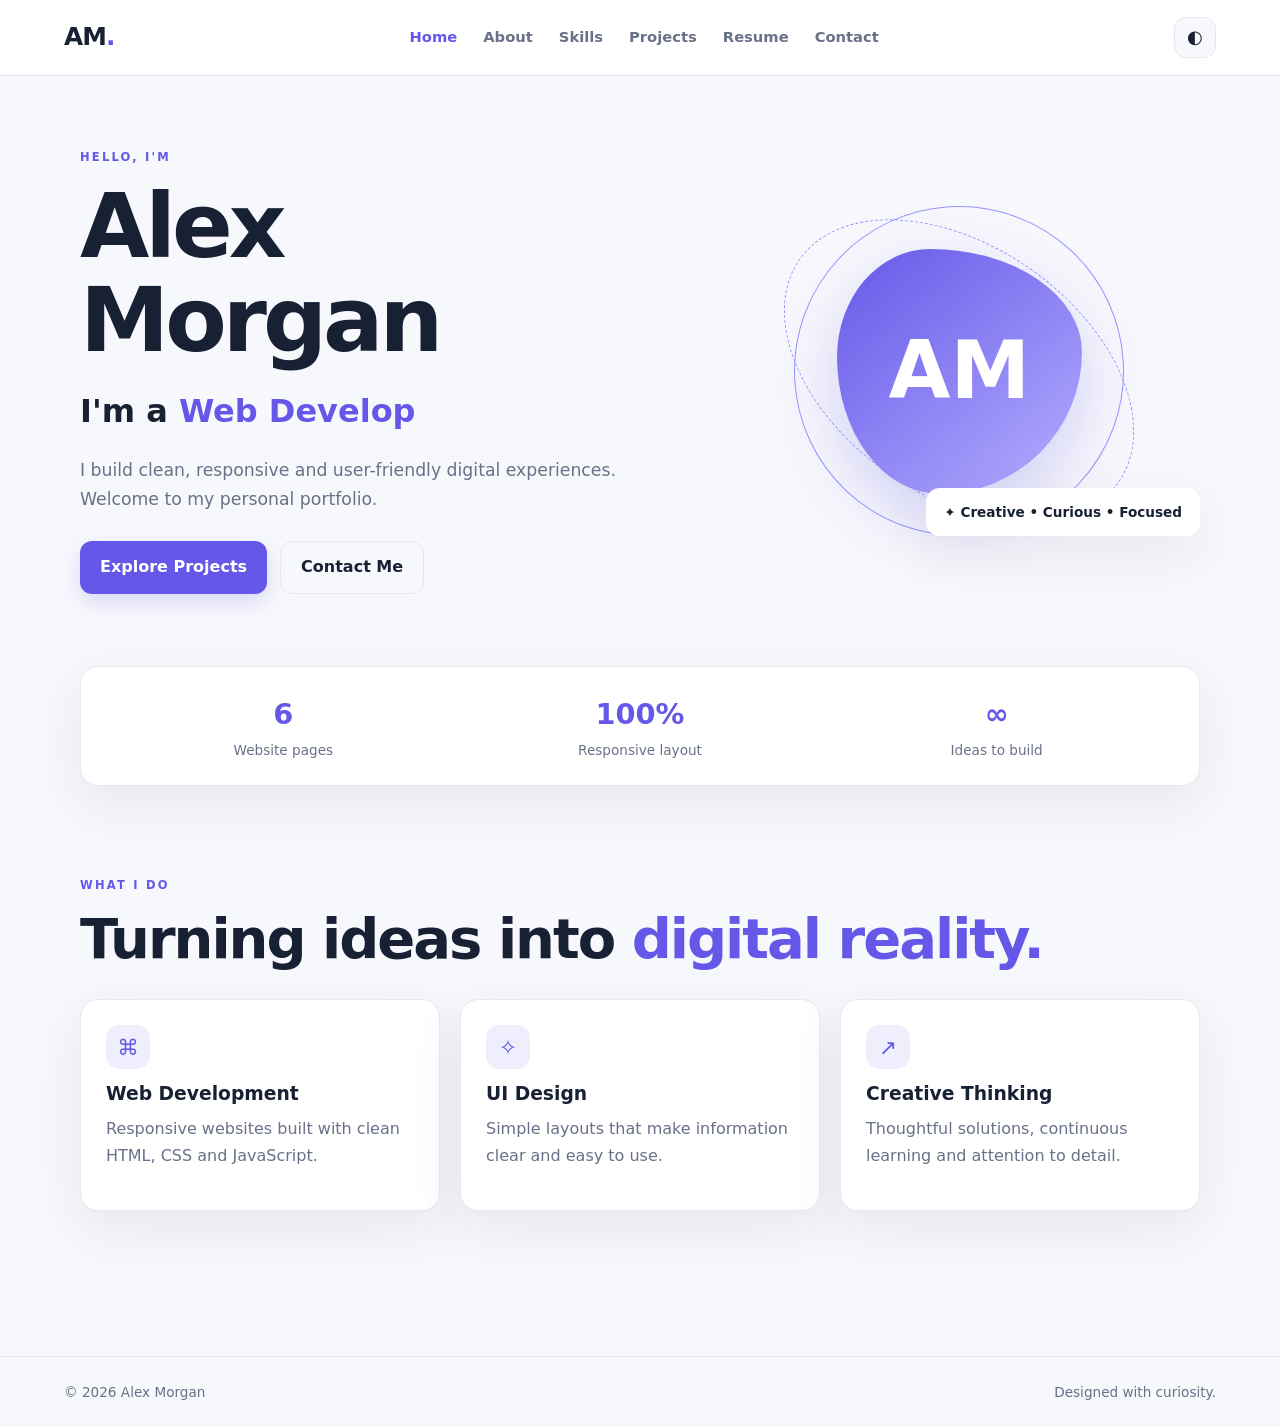
<file: index.html>
<!DOCTYPE html>
<html lang="en">
<head>
  <meta charset="UTF-8"><meta name="viewport" content="width=device-width, initial-scale=1.0">
  <meta name="description" content="Personal portfolio website"><title>Alex Morgan | Portfolio</title>
  <link rel="stylesheet" href="style.css"><script src="script.js" defer></script>
</head>
<body>
<header class="site-header"><a class="logo" href="index.html">AM<span>.</span></a>
<button class="menu-toggle" aria-label="Open navigation" aria-expanded="false">☰</button>
<nav class="nav"><a class="active" href="index.html">Home</a><a href="about.html">About</a><a href="skills.html">Skills</a><a href="projects.html">Projects</a><a href="resume.html">Resume</a><a href="contact.html">Contact</a></nav>
<button class="theme-toggle" aria-label="Toggle dark mode">◐</button></header>
<main>
<section class="hero container"><div class="hero-copy"><p class="eyebrow">HELLO, I'M</p><h1>Alex Morgan</h1><h2>I'm a <span class="typing" data-words="Web Developer,UI Designer,Problem Solver">Web Developer</span></h2>
<p class="lead">I build clean, responsive and user-friendly digital experiences. Welcome to my personal portfolio.</p>
<div class="actions"><a class="btn" href="projects.html">Explore Projects</a><a class="btn btn-outline" href="contact.html">Contact Me</a></div></div>
<div class="hero-art"><div class="avatar">AM</div><span class="orbit orbit-one"></span><span class="orbit orbit-two"></span><div class="floating-card">✦ Creative • Curious • Focused</div></div></section>
<section class="container intro-strip"><div><strong>6</strong><span>Website pages</span></div><div><strong>100%</strong><span>Responsive layout</span></div><div><strong>∞</strong><span>Ideas to build</span></div></section>
<section class="container section"><p class="eyebrow">WHAT I DO</p><h2 class="section-title">Turning ideas into <span class="accent">digital reality.</span></h2><div class="cards three"><article class="card"><div class="icon">⌘</div><h3>Web Development</h3><p>Responsive websites built with clean HTML, CSS and JavaScript.</p></article><article class="card"><div class="icon">✧</div><h3>UI Design</h3><p>Simple layouts that make information clear and easy to use.</p></article><article class="card"><div class="icon">↗</div><h3>Creative Thinking</h3><p>Thoughtful solutions, continuous learning and attention to detail.</p></article></div></section>
</main><footer class="footer"><span>© <span data-year></span> Alex Morgan</span><span>Designed with curiosity.</span></footer>
</body></html>
</file>
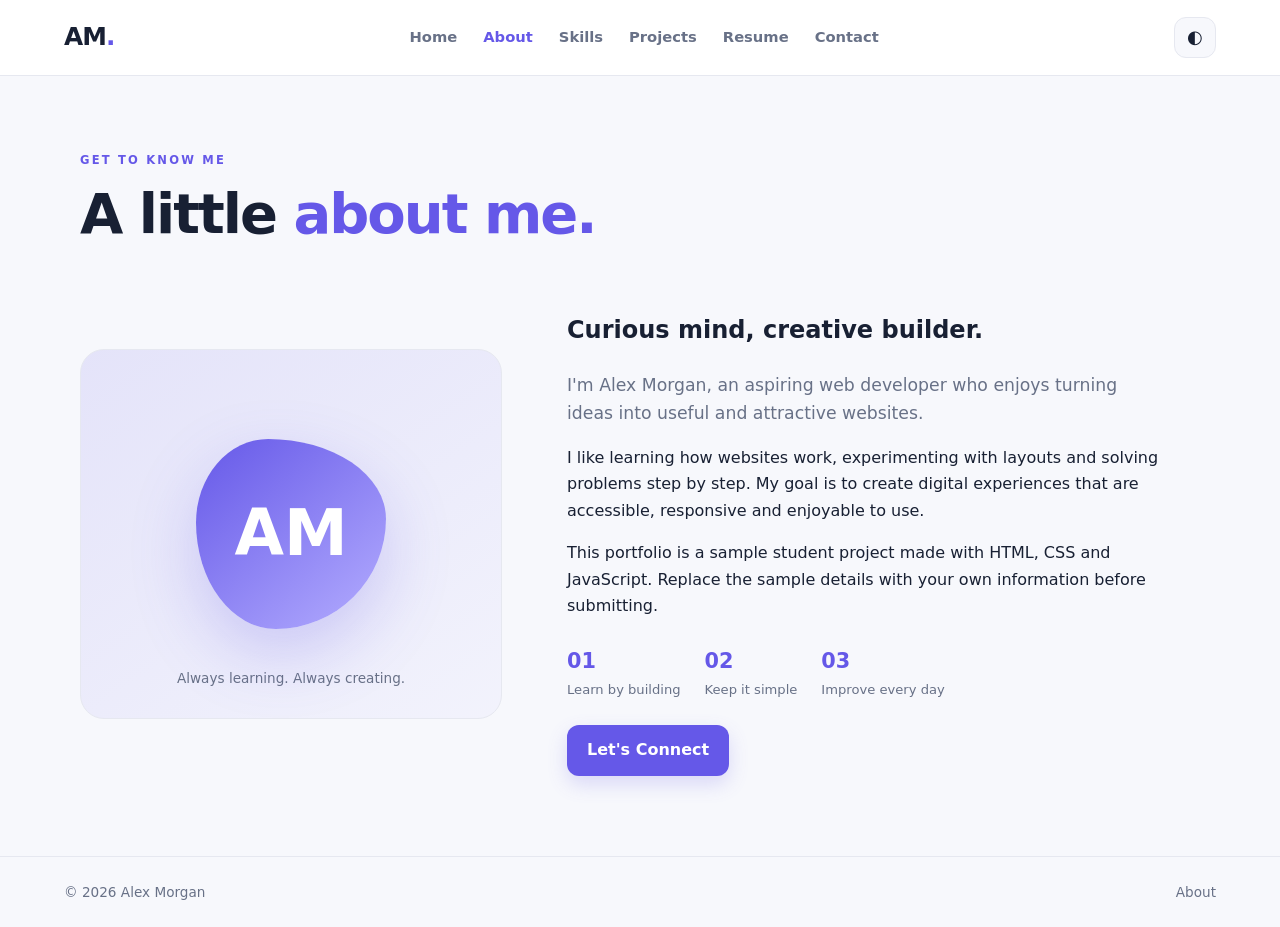
<file: about.html>
<!DOCTYPE html><html lang="en"><head><meta charset="UTF-8"><meta name="viewport" content="width=device-width, initial-scale=1.0"><title>About | Alex Morgan</title><link rel="stylesheet" href="style.css"><script src="script.js" defer></script></head><body>
<header class="site-header"><a class="logo" href="index.html">AM<span>.</span></a><button class="menu-toggle" aria-label="Open navigation" aria-expanded="false">☰</button><nav class="nav"><a href="index.html">Home</a><a class="active" href="about.html">About</a><a href="skills.html">Skills</a><a href="projects.html">Projects</a><a href="resume.html">Resume</a><a href="contact.html">Contact</a></nav><button class="theme-toggle" aria-label="Toggle dark mode">◐</button></header>
<main class="container page"><p class="eyebrow">GET TO KNOW ME</p><h1 class="page-title">A little <span class="accent">about me.</span></h1><div class="about-grid"><div class="about-visual"><div class="profile-placeholder">AM</div><p class="visual-caption">Always learning. Always creating.</p></div><div><h2>Curious mind, creative builder.</h2><p class="lead">I'm Alex Morgan, an aspiring web developer who enjoys turning ideas into useful and attractive websites.</p><p>I like learning how websites work, experimenting with layouts and solving problems step by step. My goal is to create digital experiences that are accessible, responsive and enjoyable to use.</p><p>This portfolio is a sample student project made with HTML, CSS and JavaScript. Replace the sample details with your own information before submitting.</p><div class="facts"><div><strong>01</strong><span>Learn by building</span></div><div><strong>02</strong><span>Keep it simple</span></div><div><strong>03</strong><span>Improve every day</span></div></div><a class="btn" href="contact.html">Let's Connect</a></div></div></main><footer class="footer"><span>© <span data-year></span> Alex Morgan</span><span>About</span></footer></body></html>
</file>
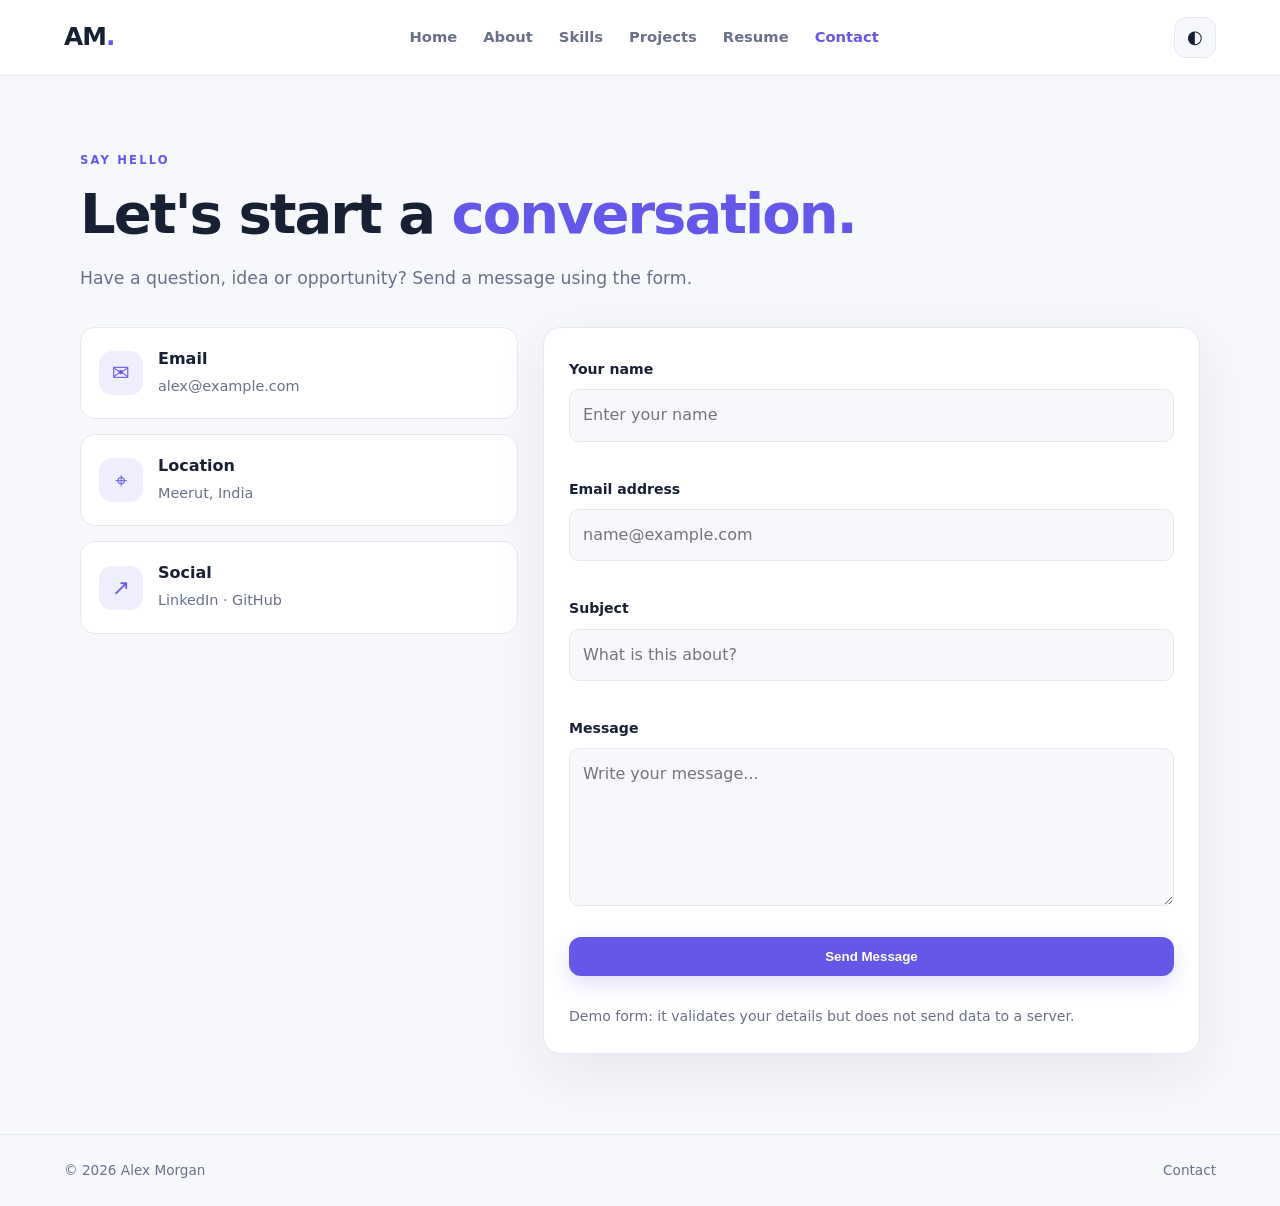
<file: contact.html>
<!DOCTYPE html><html lang="en"><head><meta charset="UTF-8"><meta name="viewport" content="width=device-width, initial-scale=1.0"><title>Contact | Alex Morgan</title><link rel="stylesheet" href="style.css"><script src="script.js" defer></script></head><body>
<header class="site-header"><a class="logo" href="index.html">AM<span>.</span></a><button class="menu-toggle" aria-label="Open navigation" aria-expanded="false">☰</button><nav class="nav"><a href="index.html">Home</a><a href="about.html">About</a><a href="skills.html">Skills</a><a href="projects.html">Projects</a><a href="resume.html">Resume</a><a class="active" href="contact.html">Contact</a></nav><button class="theme-toggle" aria-label="Toggle dark mode">◐</button></header>
<main class="container page"><p class="eyebrow">SAY HELLO</p><h1 class="page-title">Let's start a <span class="accent">conversation.</span></h1><p class="lead narrow">Have a question, idea or opportunity? Send a message using the form.</p>
<div class="contact-layout"><section class="contact-info"><div class="contact-card"><span class="icon">✉</span><div><h3>Email</h3><p>alex@example.com</p></div></div><div class="contact-card"><span class="icon">⌖</span><div><h3>Location</h3><p>Meerut, India</p></div></div><div class="contact-card"><span class="icon">↗</span><div><h3>Social</h3><p>LinkedIn · GitHub</p></div></div></section>
<form class="card contact-form" id="contactForm" novalidate><label for="name">Your name</label><input id="name" name="name" type="text" placeholder="Enter your name" required minlength="2"><small class="error"></small>
<label for="email">Email address</label><input id="email" name="email" type="email" placeholder="name@example.com" required><small class="error"></small>
<label for="subject">Subject</label><input id="subject" name="subject" type="text" placeholder="What is this about?" required><small class="error"></small>
<label for="message">Message</label><textarea id="message" name="message" rows="5" placeholder="Write your message..." required minlength="10"></textarea><small class="error"></small>
<button class="btn" type="submit">Send Message</button><p class="form-status" aria-live="polite"></p><p class="muted form-note">Demo form: it validates your details but does not send data to a server.</p></form></div></main><footer class="footer"><span>© <span data-year></span> Alex Morgan</span><span>Contact</span></footer></body></html>
</file>
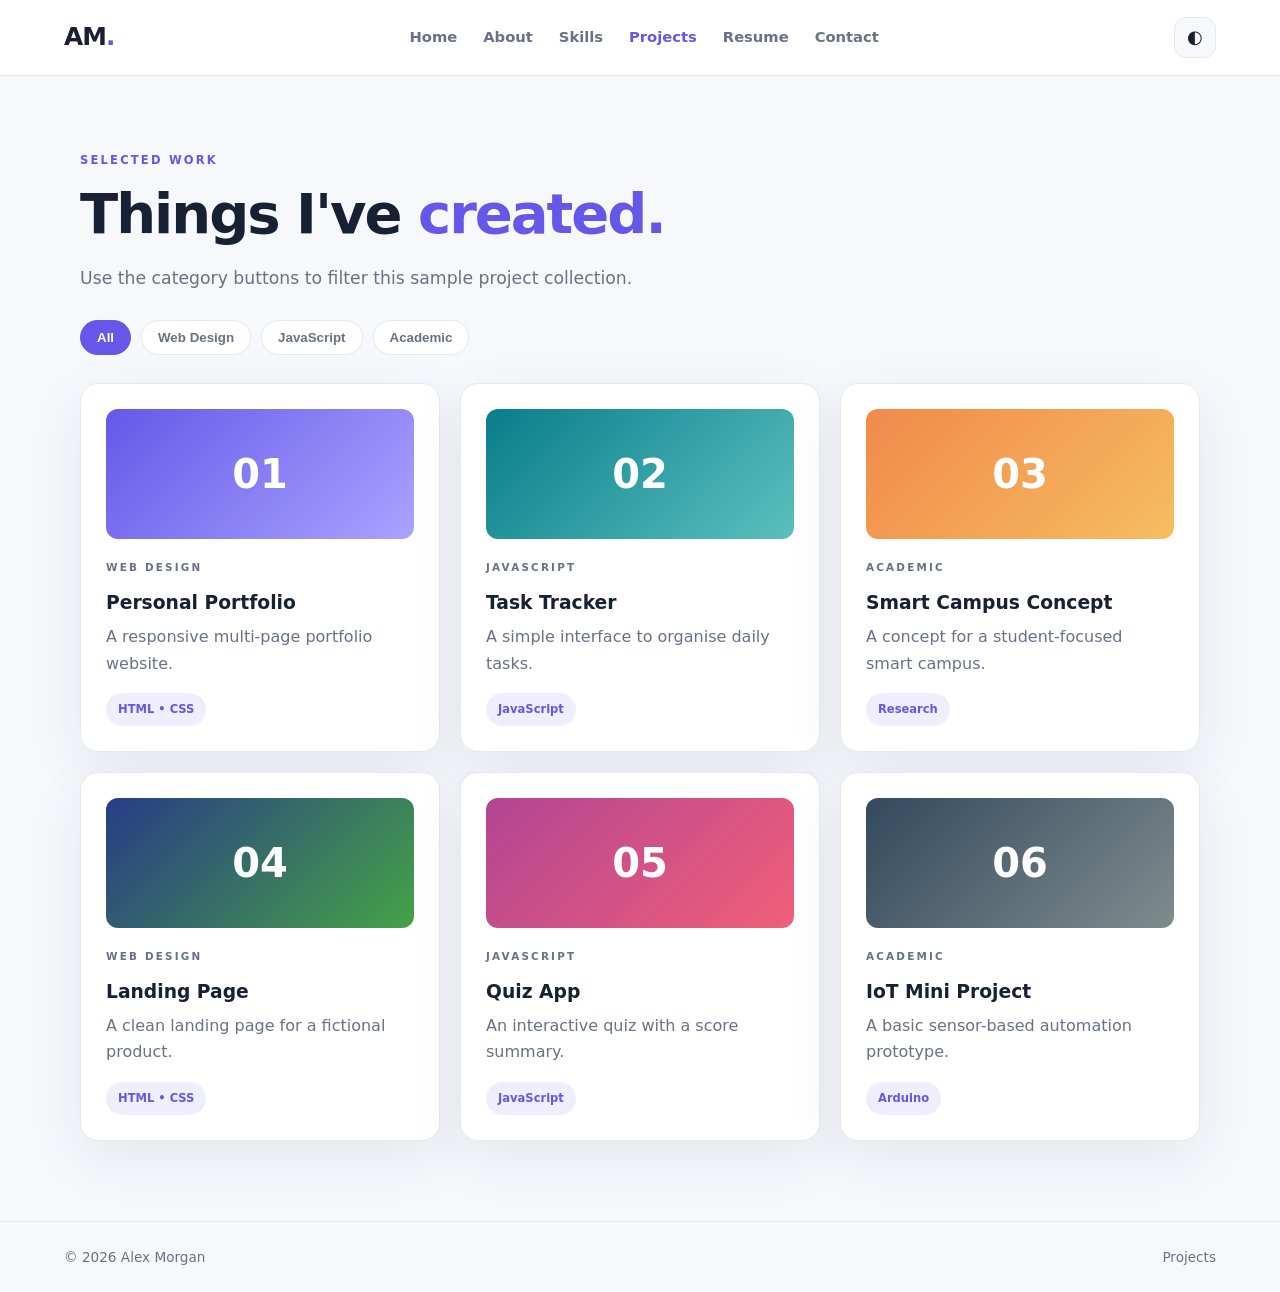
<file: projects.html>
<!DOCTYPE html><html lang="en"><head><meta charset="UTF-8"><meta name="viewport" content="width=device-width, initial-scale=1.0"><title>Projects | Alex Morgan</title><link rel="stylesheet" href="style.css"><script src="script.js" defer></script></head><body>
<header class="site-header"><a class="logo" href="index.html">AM<span>.</span></a><button class="menu-toggle" aria-label="Open navigation" aria-expanded="false">☰</button><nav class="nav"><a href="index.html">Home</a><a href="about.html">About</a><a href="skills.html">Skills</a><a class="active" href="projects.html">Projects</a><a href="resume.html">Resume</a><a href="contact.html">Contact</a></nav><button class="theme-toggle" aria-label="Toggle dark mode">◐</button></header>
<main class="container page"><p class="eyebrow">SELECTED WORK</p><h1 class="page-title">Things I've <span class="accent">created.</span></h1><p class="lead narrow">Use the category buttons to filter this sample project collection.</p>
<div class="filters" role="group" aria-label="Filter projects"><button class="filter active" data-filter="all">All</button><button class="filter" data-filter="web">Web Design</button><button class="filter" data-filter="javascript">JavaScript</button><button class="filter" data-filter="academic">Academic</button></div>
<div class="cards three project-grid">
<article class="card project-card" data-category="web"><div class="project-art art-one">01</div><p class="eyebrow">WEB DESIGN</p><h3>Personal Portfolio</h3><p>A responsive multi-page portfolio website.</p><span class="small-tag">HTML • CSS</span></article>
<article class="card project-card" data-category="javascript"><div class="project-art art-two">02</div><p class="eyebrow">JAVASCRIPT</p><h3>Task Tracker</h3><p>A simple interface to organise daily tasks.</p><span class="small-tag">JavaScript</span></article>
<article class="card project-card" data-category="academic"><div class="project-art art-three">03</div><p class="eyebrow">ACADEMIC</p><h3>Smart Campus Concept</h3><p>A concept for a student-focused smart campus.</p><span class="small-tag">Research</span></article>
<article class="card project-card" data-category="web"><div class="project-art art-four">04</div><p class="eyebrow">WEB DESIGN</p><h3>Landing Page</h3><p>A clean landing page for a fictional product.</p><span class="small-tag">HTML • CSS</span></article>
<article class="card project-card" data-category="javascript"><div class="project-art art-five">05</div><p class="eyebrow">JAVASCRIPT</p><h3>Quiz App</h3><p>An interactive quiz with a score summary.</p><span class="small-tag">JavaScript</span></article>
<article class="card project-card" data-category="academic"><div class="project-art art-six">06</div><p class="eyebrow">ACADEMIC</p><h3>IoT Mini Project</h3><p>A basic sensor-based automation prototype.</p><span class="small-tag">Arduino</span></article>
</div><p class="empty-state" hidden>No projects in this category yet.</p></main><footer class="footer"><span>© <span data-year></span> Alex Morgan</span><span>Projects</span></footer></body></html>
</file>
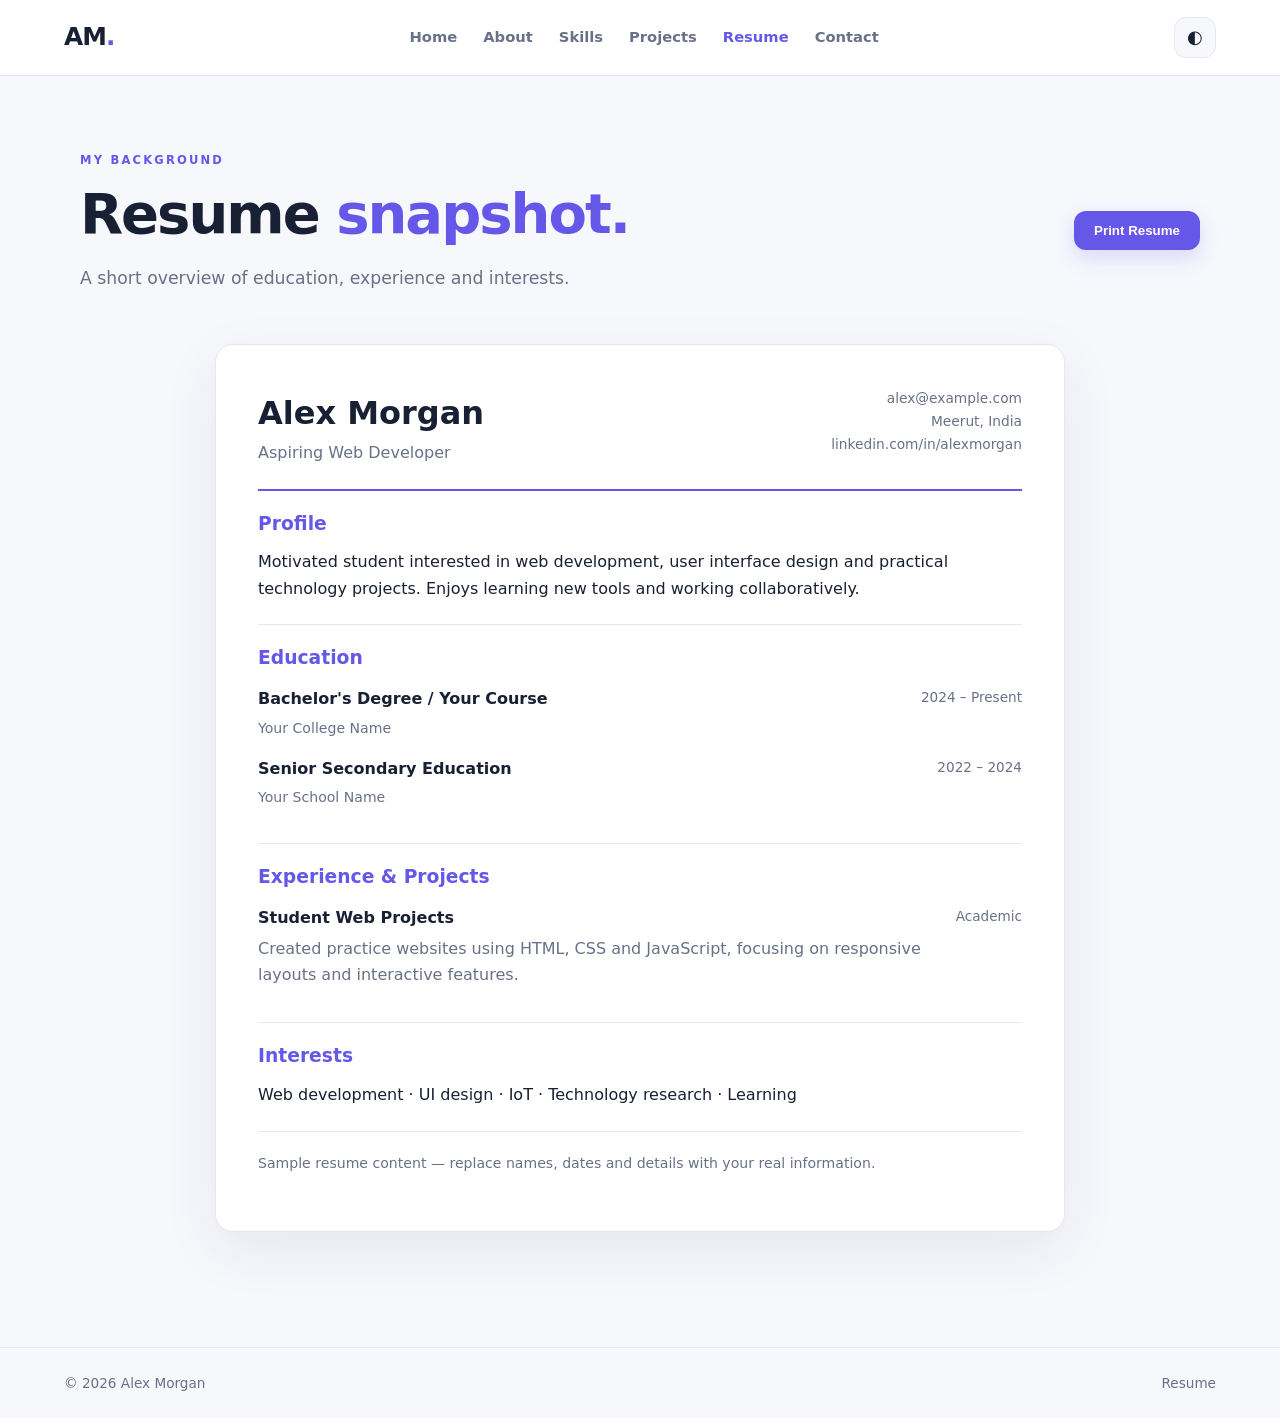
<file: resume.html>
<!DOCTYPE html><html lang="en"><head><meta charset="UTF-8"><meta name="viewport" content="width=device-width, initial-scale=1.0"><title>Resume | Alex Morgan</title><link rel="stylesheet" href="style.css"><script src="script.js" defer></script></head><body>
<header class="site-header"><a class="logo" href="index.html">AM<span>.</span></a><button class="menu-toggle" aria-label="Open navigation" aria-expanded="false">☰</button><nav class="nav"><a href="index.html">Home</a><a href="about.html">About</a><a href="skills.html">Skills</a><a href="projects.html">Projects</a><a class="active" href="resume.html">Resume</a><a href="contact.html">Contact</a></nav><button class="theme-toggle" aria-label="Toggle dark mode">◐</button></header>
<main class="container page"><div class="resume-heading"><div><p class="eyebrow">MY BACKGROUND</p><h1 class="page-title">Resume <span class="accent">snapshot.</span></h1><p class="lead narrow">A short overview of education, experience and interests.</p></div><button class="btn" onclick="window.print()">Print Resume</button></div>
<div class="resume-sheet"><div class="resume-top"><div><h2>Alex Morgan</h2><p>Aspiring Web Developer</p></div><div class="resume-contact">alex@example.com<br>Meerut, India<br>linkedin.com/in/alexmorgan</div></div>
<section class="resume-section"><h3>Profile</h3><p>Motivated student interested in web development, user interface design and practical technology projects. Enjoys learning new tools and working collaboratively.</p></section>
<section class="resume-section"><h3>Education</h3><div class="timeline-item"><div><strong>Bachelor's Degree / Your Course</strong><p class="muted">Your College Name</p></div><span>2024 – Present</span></div><div class="timeline-item"><div><strong>Senior Secondary Education</strong><p class="muted">Your School Name</p></div><span>2022 – 2024</span></div></section>
<section class="resume-section"><h3>Experience & Projects</h3><div class="timeline-item"><div><strong>Student Web Projects</strong><p>Created practice websites using HTML, CSS and JavaScript, focusing on responsive layouts and interactive features.</p></div><span>Academic</span></div></section>
<section class="resume-section"><h3>Interests</h3><p>Web development · UI design · IoT · Technology research · Learning</p></section>
<p class="muted resume-note">Sample resume content — replace names, dates and details with your real information.</p></div></main><footer class="footer"><span>© <span data-year></span> Alex Morgan</span><span>Resume</span></footer></body></html>
</file>
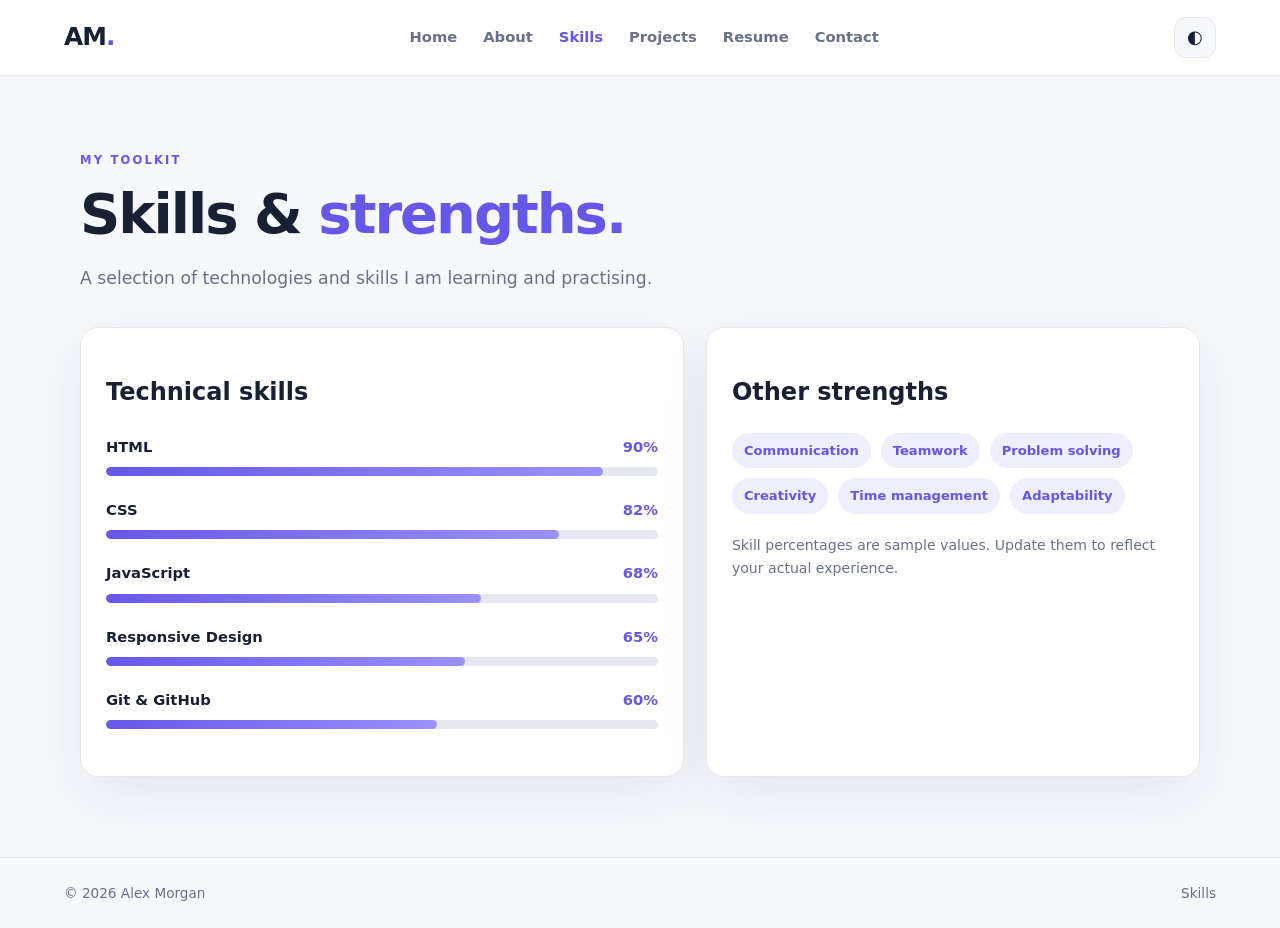
<file: skills.html>
<!DOCTYPE html><html lang="en"><head><meta charset="UTF-8"><meta name="viewport" content="width=device-width, initial-scale=1.0"><title>Skills | Alex Morgan</title><link rel="stylesheet" href="style.css"><script src="script.js" defer></script></head><body>
<header class="site-header"><a class="logo" href="index.html">AM<span>.</span></a><button class="menu-toggle" aria-label="Open navigation" aria-expanded="false">☰</button><nav class="nav"><a href="index.html">Home</a><a href="about.html">About</a><a class="active" href="skills.html">Skills</a><a href="projects.html">Projects</a><a href="resume.html">Resume</a><a href="contact.html">Contact</a></nav><button class="theme-toggle" aria-label="Toggle dark mode">◐</button></header>
<main class="container page"><p class="eyebrow">MY TOOLKIT</p><h1 class="page-title">Skills & <span class="accent">strengths.</span></h1><p class="lead narrow">A selection of technologies and skills I am learning and practising.</p><div class="skills-layout"><section class="card skill-panel"><h2>Technical skills</h2>
<div class="skill" data-level="90"><div><span>HTML</span><b>90%</b></div><div class="track"><span></span></div></div>
<div class="skill" data-level="82"><div><span>CSS</span><b>82%</b></div><div class="track"><span></span></div></div>
<div class="skill" data-level="68"><div><span>JavaScript</span><b>68%</b></div><div class="track"><span></span></div></div>
<div class="skill" data-level="65"><div><span>Responsive Design</span><b>65%</b></div><div class="track"><span></span></div></div>
<div class="skill" data-level="60"><div><span>Git & GitHub</span><b>60%</b></div><div class="track"><span></span></div></div></section>
<section class="card"><h2>Other strengths</h2><div class="tag-list"><span>Communication</span><span>Teamwork</span><span>Problem solving</span><span>Creativity</span><span>Time management</span><span>Adaptability</span></div><p class="muted">Skill percentages are sample values. Update them to reflect your actual experience.</p></section></div></main><footer class="footer"><span>© <span data-year></span> Alex Morgan</span><span>Skills</span></footer></body></html>
</file>
<file: style.css>
:root{--bg:#f7f8fc;--surface:#fff;--text:#182033;--muted:#687187;--accent:#6558e8;--accent2:#9a91ff;--line:#e6e8f0;--shadow:0 18px 55px rgba(35,39,75,.08)}
*{box-sizing:border-box}html{scroll-behavior:smooth}body{margin:0;background:var(--bg);color:var(--text);font-family:Inter,ui-sans-serif,system-ui,-apple-system,Segoe UI,sans-serif;line-height:1.65;transition:background .25s,color .25s}body.dark{--bg:#111522;--surface:#1b2233;--text:#f2f4ff;--muted:#aab2c8;--line:#30384b;--shadow:0 18px 55px rgba(0,0,0,.22)}
a{color:inherit;text-decoration:none}.site-header{height:76px;display:flex;align-items:center;justify-content:space-between;padding:0 max(5vw,22px);background:var(--surface);border-bottom:1px solid var(--line);position:sticky;top:0;z-index:20}.logo{font-size:1.55rem;font-weight:850;letter-spacing:-1px}.logo span,.accent{color:var(--accent)}.nav{display:flex;align-items:center;gap:26px}.nav a{font-size:.92rem;color:var(--muted);font-weight:650;transition:.2s}.nav a:hover,.nav a.active{color:var(--accent)}.theme-toggle,.menu-toggle{border:1px solid var(--line);background:var(--bg);color:var(--text);border-radius:12px;padding:9px 12px;font-size:1.1rem;cursor:pointer}.menu-toggle{display:none}.container{width:min(1120px,90%);margin:auto}.hero{min-height:590px;display:grid;grid-template-columns:1.1fr .9fr;align-items:center;gap:50px;padding-top:55px;padding-bottom:55px}.eyebrow{font-size:.72rem;letter-spacing:2.2px;font-weight:800;color:var(--accent);margin:0 0 12px}.hero h1{font-size:clamp(3.2rem,7vw,5.8rem);letter-spacing:-4px;line-height:1.05;margin:0}.hero h2{font-size:clamp(1.3rem,3vw,2rem);margin:18px 0}.typing{color:var(--accent)}.lead{font-size:1.08rem;color:var(--muted);max-width:590px}.actions{display:flex;gap:13px;flex-wrap:wrap;margin-top:28px}.btn{display:inline-flex;justify-content:center;align-items:center;border:0;border-radius:12px;padding:12px 20px;background:var(--accent);color:white;font-weight:750;cursor:pointer;box-shadow:0 8px 20px rgba(101,88,232,.2);transition:transform .2s,filter .2s}.btn:hover{transform:translateY(-2px);filter:brightness(1.07)}.btn-outline{background:transparent;color:var(--text);border:1px solid var(--line);box-shadow:none}.hero-art{height:380px;position:relative;display:grid;place-items:center}.avatar,.profile-placeholder{width:245px;height:245px;border-radius:38% 62% 58% 42%/44% 42% 58% 56%;display:grid;place-items:center;font-size:5rem;font-weight:900;color:white;background:linear-gradient(140deg,#6558e8,#b4adff);box-shadow:0 25px 65px rgba(101,88,232,.25);z-index:2}.orbit{position:absolute;border:1px solid var(--accent2);border-radius:50%;width:330px;height:330px;transform:rotate(-25deg)}.orbit-two{width:390px;height:250px;transform:rotate(35deg);border-style:dashed}.floating-card{position:absolute;bottom:25px;right:0;background:var(--surface);padding:13px 18px;border-radius:14px;box-shadow:var(--shadow);font-size:.85rem;font-weight:700;z-index:3}.intro-strip{display:grid;grid-template-columns:repeat(3,1fr);background:var(--surface);border:1px solid var(--line);border-radius:18px;padding:24px;box-shadow:var(--shadow)}.intro-strip div{text-align:center;display:grid}.intro-strip strong{font-size:1.8rem;color:var(--accent)}.intro-strip span{font-size:.85rem;color:var(--muted)}.section{padding:90px 0}.section-title,.page-title{font-size:clamp(2.3rem,5vw,3.5rem);letter-spacing:-2px;line-height:1.15;margin:0 0 28px}.cards{display:grid;gap:20px}.three{grid-template-columns:repeat(3,1fr)}.card{background:var(--surface);border:1px solid var(--line);border-radius:18px;padding:25px;box-shadow:var(--shadow)}.card h3{margin:10px 0 6px}.card p{color:var(--muted);margin-top:5px}.icon{width:44px;height:44px;display:grid;place-items:center;background:rgba(101,88,232,.1);color:var(--accent);border-radius:13px;font-size:1.35rem}.footer{border-top:1px solid var(--line);padding:24px 5%;display:flex;justify-content:space-between;color:var(--muted);font-size:.85rem;margin-top:55px}.page{padding-top:75px;padding-bottom:25px;min-height:65vh}.page-title{margin-bottom:14px}.narrow{max-width:650px}.about-grid{display:grid;grid-template-columns:.8fr 1.2fr;gap:65px;align-items:center;margin-top:45px}.about-visual{background:linear-gradient(145deg,rgba(101,88,232,.13),rgba(154,145,255,.05));border:1px solid var(--line);border-radius:24px;min-height:370px;display:grid;place-items:center;position:relative}.profile-placeholder{width:190px;height:190px;font-size:4rem}.visual-caption{position:absolute;bottom:15px;color:var(--muted);font-size:.85rem}.facts{display:flex;gap:24px;margin:25px 0}.facts div{display:grid}.facts strong{color:var(--accent);font-size:1.3rem}.facts span{font-size:.82rem;color:var(--muted)}.skills-layout{display:grid;grid-template-columns:1.1fr .9fr;gap:22px;margin-top:35px}.skill{margin:22px 0}.skill>div:first-child{display:flex;justify-content:space-between;font-weight:700;font-size:.92rem;margin-bottom:8px}.skill b{color:var(--accent)}.track{height:9px;background:var(--line);border-radius:20px;overflow:hidden}.track span{display:block;height:100%;width:0;background:linear-gradient(90deg,var(--accent),var(--accent2));border-radius:20px;transition:width 1.2s ease}.tag-list{display:flex;flex-wrap:wrap;gap:10px;margin:20px 0}.tag-list span,.small-tag{background:rgba(101,88,232,.1);color:var(--accent);border-radius:30px;padding:7px 12px;font-size:.82rem;font-weight:700}.muted{color:var(--muted);font-size:.88rem}.filters{display:flex;gap:10px;flex-wrap:wrap;margin:28px 0}.filter{border:1px solid var(--line);background:var(--surface);color:var(--muted);padding:9px 16px;border-radius:30px;cursor:pointer;font-weight:700}.filter.active,.filter:hover{background:var(--accent);color:white;border-color:var(--accent)}.project-card{transition:transform .2s}.project-card:hover{transform:translateY(-5px)}.project-art{height:130px;border-radius:12px;display:grid;place-items:center;font-size:2.5rem;font-weight:900;color:white;margin-bottom:20px;background:linear-gradient(135deg,#6558e8,#aaa3ff)}.art-two{background:linear-gradient(135deg,#087e8b,#5bc0be)}.art-three{background:linear-gradient(135deg,#f08a4b,#f6bd60)}.art-four{background:linear-gradient(135deg,#283c86,#45a247)}.art-five{background:linear-gradient(135deg,#b24592,#f15f79)}.art-six{background:linear-gradient(135deg,#34495e,#7f8c8d)}.project-card .eyebrow{font-size:.65rem}.project-card h3{margin:4px 0}.small-tag{display:inline-block;font-size:.72rem}.empty-state{color:var(--muted)}.resume-heading{display:flex;justify-content:space-between;align-items:center;gap:20px}.resume-sheet{max-width:850px;margin:35px auto;background:var(--surface);border:1px solid var(--line);border-radius:18px;padding:42px;box-shadow:var(--shadow)}.resume-top{display:flex;justify-content:space-between;gap:20px;padding-bottom:22px;border-bottom:2px solid var(--accent)}.resume-top h2{font-size:2rem;margin:0}.resume-top p{color:var(--muted);margin:0}.resume-contact{text-align:right;color:var(--muted);font-size:.86rem}.resume-section{padding:18px 0;border-bottom:1px solid var(--line)}.resume-section h3{color:var(--accent);margin:0 0 10px}.resume-section p{margin:4px 0}.timeline-item{display:flex;justify-content:space-between;gap:20px;margin:12px 0}.timeline-item p{color:var(--muted)}.timeline-item>span{white-space:nowrap;color:var(--muted);font-size:.85rem}.resume-note{margin-top:20px}.contact-layout{display:grid;grid-template-columns:.8fr 1.2fr;gap:25px;margin-top:35px}.contact-info{display:grid;align-content:start;gap:15px}.contact-card{display:flex;align-items:center;gap:15px;background:var(--surface);border:1px solid var(--line);padding:18px;border-radius:15px}.contact-card h3{margin:0;font-size:1rem}.contact-card p{margin:2px 0;color:var(--muted);font-size:.9rem}.contact-form{display:grid;gap:8px}.contact-form label{font-size:.88rem;font-weight:750;margin-top:5px}.contact-form input,.contact-form textarea{width:100%;font:inherit;padding:12px 13px;border:1px solid var(--line);background:var(--bg);color:var(--text);border-radius:10px;outline:none}.contact-form input:focus,.contact-form textarea:focus{border-color:var(--accent);box-shadow:0 0 0 3px rgba(101,88,232,.1)}.contact-form textarea{resize:vertical}.error{color:#d94b63;min-height:15px}.form-status{font-weight:700;color:var(--accent);margin:3px 0}.form-note{margin:0}.menu-toggle{font-size:1.25rem}
@media(max-width:850px){.nav{gap:13px}.nav a{font-size:.82rem}.hero{gap:20px}.about-grid{gap:30px}.three{grid-template-columns:repeat(2,1fr)}}
@media(max-width:650px){.site-header{height:68px}.menu-toggle{display:block;margin-left:auto;margin-right:10px}.theme-toggle{padding:8px 10px}.nav{display:none;position:absolute;top:67px;left:0;right:0;background:var(--surface);padding:18px 5%;border-bottom:1px solid var(--line);box-shadow:var(--shadow);flex-direction:column;align-items:flex-start;gap:14px}.nav.open{display:flex}.hero{grid-template-columns:1fr;text-align:center;padding-top:65px;min-height:auto}.hero-copy .lead{margin-left:auto;margin-right:auto}.actions{justify-content:center}.hero-art{height:300px;grid-row:1}.avatar{width:190px;height:190px;font-size:4rem}.orbit{width:260px;height:260px}.orbit-two{width:300px;height:200px}.floating-card{right:3%;bottom:5px}.intro-strip{padding:16px 8px}.intro-strip strong{font-size:1.4rem}.intro-strip span{font-size:.72rem}.section{padding:65px 0}.three,.skills-layout,.about-grid,.contact-layout{grid-template-columns:1fr}.about-visual{min-height:280px}.page{padding-top:55px}.facts{gap:14px}.resume-heading{align-items:flex-start;flex-direction:column}.resume-sheet{padding:23px}.resume-top{flex-direction:column}.resume-contact{text-align:left}.timeline-item{flex-direction:column;gap:0}.footer{gap:10px;flex-direction:column;text-align:center}.contact-layout{gap:18px}}
@media print{.site-header,.footer,.resume-heading .btn{display:none!important}body{background:white;color:#111}.container{width:100%}.page{padding:0}.resume-sheet{box-shadow:none;border:0;margin:0;max-width:none}.resume-sheet .muted{color:#555}}
</file>
